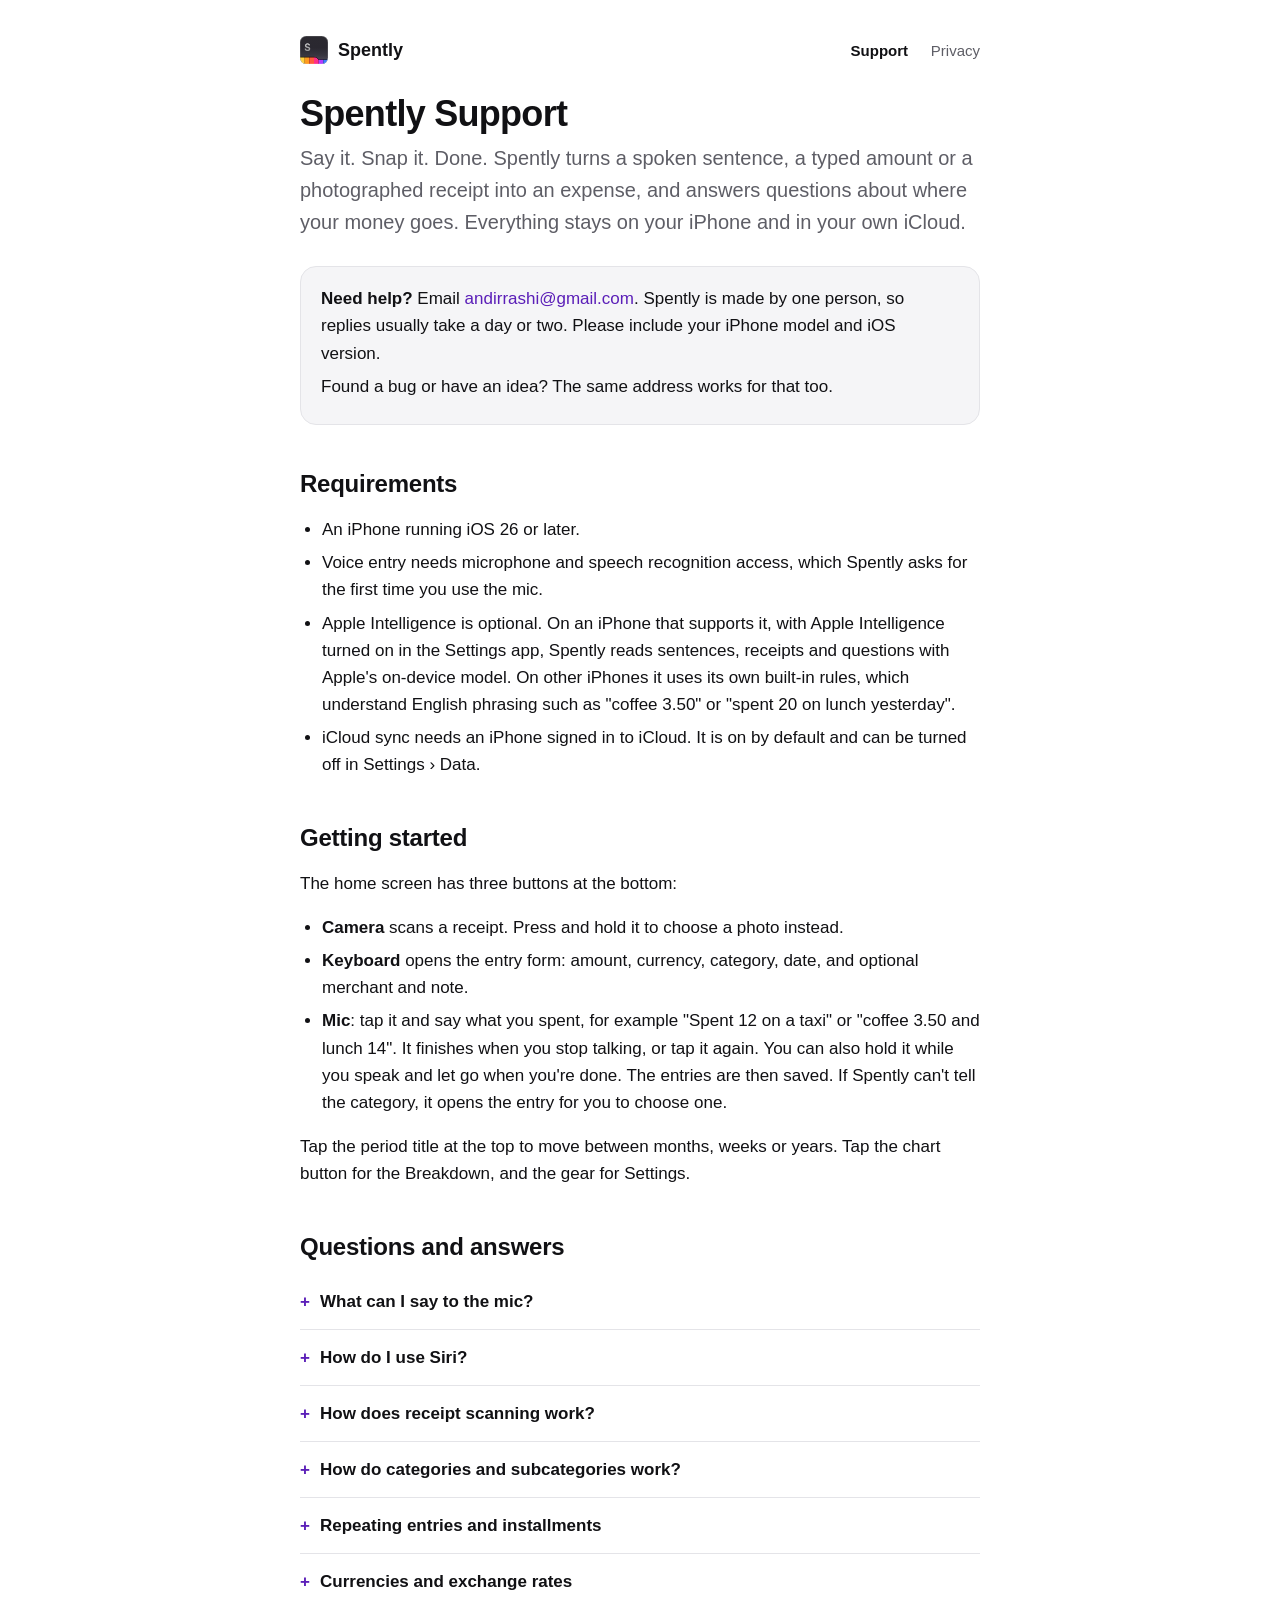
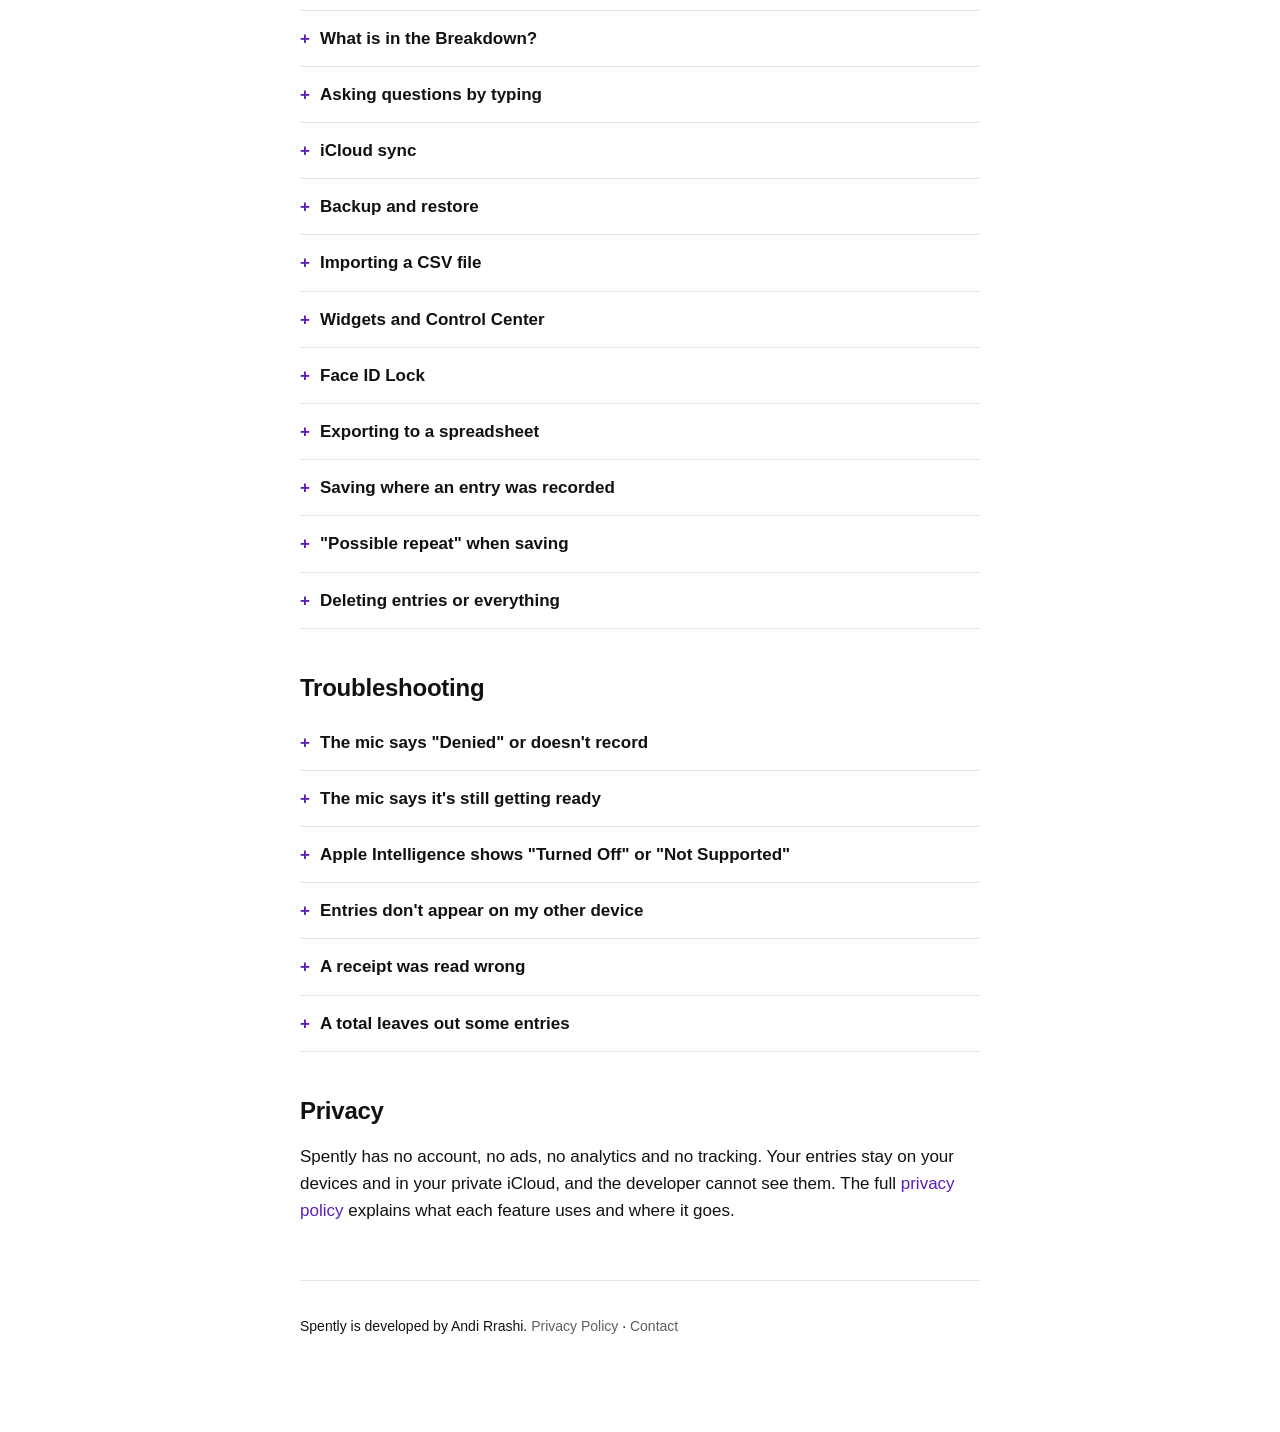
<file: index.html>
<!doctype html>
<html lang="en">
<head>
  <meta charset="utf-8">
  <meta name="viewport" content="width=device-width, initial-scale=1">
  <title>Spently Support</title>
  <meta name="description" content="Help, answers and contact details for Spently, the iPhone app that records expenses by voice, keyboard or receipt and keeps everything on your own devices.">
  <link rel="stylesheet" href="style.css?v=spently-logo-20261006">
</head>
<body>
<div class="wrap">

<header class="site">
  <a class="brand" href="./"><span class="mark" aria-hidden="true"></span>Spently</a>
  <nav>
    <a href="./" aria-current="page">Support</a>
    <a href="privacy.html">Privacy</a>
  </nav>
</header>

<h1>Spently Support</h1>
<p class="lede">Say it. Snap it. Done. Spently turns a spoken sentence, a typed amount or a photographed receipt into an expense, and answers questions about where your money goes. Everything stays on your iPhone and in your own iCloud.</p>

<div class="contact">
  <p><strong>Need help?</strong> Email <a href="mailto:andirrashi@gmail.com?subject=Spently%20support">andirrashi@gmail.com</a>. Spently is made by one person, so replies usually take a day or two. Please include your iPhone model and iOS version.</p>
  <p>Found a bug or have an idea? The same address works for that too.</p>
</div>

<h2 id="requirements">Requirements</h2>
<ul>
  <li>An iPhone running iOS 26 or later.</li>
  <li>Voice entry needs microphone and speech recognition access, which Spently asks for the first time you use the mic.</li>
  <li>Apple Intelligence is optional. On an iPhone that supports it, with Apple Intelligence turned on in the Settings app, Spently reads sentences, receipts and questions with Apple's on-device model. On other iPhones it uses its own built-in rules, which understand English phrasing such as "coffee 3.50" or "spent 20 on lunch yesterday".</li>
  <li>iCloud sync needs an iPhone signed in to iCloud. It is on by default and can be turned off in Settings › Data.</li>
</ul>

<h2 id="getting-started">Getting started</h2>
<p>The home screen has three buttons at the bottom:</p>
<ul>
  <li><strong>Camera</strong> scans a receipt. Press and hold it to choose a photo instead.</li>
  <li><strong>Keyboard</strong> opens the entry form: amount, currency, category, date, and optional merchant and note.</li>
  <li><strong>Mic</strong>: tap it and say what you spent, for example "Spent 12 on a taxi" or "coffee 3.50 and lunch 14". It finishes when you stop talking, or tap it again. You can also hold it while you speak and let go when you're done. The entries are then saved. If Spently can't tell the category, it opens the entry for you to choose one.</li>
</ul>
<p>Tap the period title at the top to move between months, weeks or years. Tap the chart button for the Breakdown, and the gear for Settings.</p>

<h2 id="faq">Questions and answers</h2>

<details>
  <summary>What can I say to the mic?</summary>
  <p>Any sentence with an amount in it. Spently looks for the amount, a currency if you name one, a category or subcategory name, a merchant after "at", "from" or "to", and a day such as "yesterday". Several entries in one sentence work: "coffee 3.50 and a taxi 12". You can also say a count and a price: "2 beers at 4 each".</p>
  <p>Say "income" or "salary" for money coming in, for example "salary 2,400 from Acme".</p>
  <p>Questions work from the same mic: "How much did I spend on food this month?", "What was my biggest expense last week?", "How much do I spend on coffee a month?"</p>
</details>

<details>
  <summary>How do I use Siri?</summary>
  <p>Spently works with Siri without any setup. Try:</p>
  <ul>
    <li>"Add to Spently" or "Add an expense in Spently", then say the entry.</li>
    <li>"Log a purchase in Spently"</li>
    <li>"Ask Spently how much I spent on food this month"</li>
    <li>"Check my spending in Spently"</li>
  </ul>
  <p>Complete entries are saved straight away and Siri reads them back. Anything Siri couldn't place in a category waits in Spently for you to finish. The same actions are available in the Shortcuts app and can be assigned to the Action button.</p>
</details>

<details>
  <summary>How does receipt scanning work?</summary>
  <p>Tap the camera button and photograph the receipt, or press and hold the button to pick an existing photo. Spently reads the merchant, total, date and the items on the receipt, picks a category, and opens the entry for you to check before saving. Nothing is saved without you seeing it.</p>
  <p>If items on one receipt belong to different categories (groceries and drinks, say), Spently offers to split it into one entry per category.</p>
  <p>The receipt image itself is not kept. Reading happens on your iPhone.</p>
</details>

<details>
  <summary>How do categories and subcategories work?</summary>
  <p>Spently starts with a set of expense and income categories such as Food, Transport and Salary, some with subcategories (Food › Lunch, Transport › Taxi). Manage them in Settings › Categories: rename, change the emoji, reorder, add subcategories, or delete. Deleting a category asks where its entries and repeating entries should move; nothing is deleted with it.</p>
  <p>Over time Spently learns from your own entries: a merchant you've used before fills in its category, and a word you've used before ("smokes") finds the category you gave it last time.</p>
</details>

<details>
  <summary>Repeating entries and installments</summary>
  <p>When adding an entry, tap "Repeat or Split Into Installments". A repeat (weekly, monthly or yearly) creates a new entry automatically each time it's due, on the same day of the month where possible. Installments split one purchase into monthly payments, labeled 1/12 to 12/12. A yearly subscription can be both: it renews each year and is paid in monthly installments.</p>
  <p>Manage them in Settings › Repeating Entries and Settings › Installments, where you can pause, edit, end or cancel remaining payments. Future payments show on the home screen as upcoming; turn "Show Upcoming" off in Settings if you'd rather see only what's been paid.</p>
</details>

<details>
  <summary>Currencies and exchange rates</summary>
  <p>Spently picks your home currency from your iPhone's region the first time it runs. Every entry keeps the currency it was recorded in; totals are shown in whichever currency you pick with the pill under the total on the home screen.</p>
  <p>Add or remove currencies, change the home currency and check exchange rates in Settings › Currencies. Rates are refreshed once a day from a public source, or you can type your own. A currency without a rate is left out of totals until it has one, and the home screen says so.</p>
  <p>If you've allowed location, Spently notices when you're in a country with a different currency and offers to record new entries in it until you're home.</p>
</details>

<details>
  <summary>What is in the Breakdown?</summary>
  <p>Spending over time with a tappable bar chart, highlights (daily average, projection, comparison with the previous period, biggest day), where it went by category, what changed most, fixed versus flexible costs, weekday and time-of-day habits, the largest expenses, income next to expenses, and written insights. Pick any timeframe, including custom dates, and hide the sections you don't need with Customize.</p>
</details>

<details>
  <summary>Asking questions by typing</summary>
  <p>Open search on the home screen and type a question instead of a search term, for example "how much on groceries last month?". Tap Search on the keyboard and the answer appears above the entries it's based on.</p>
</details>

<details>
  <summary>iCloud sync</summary>
  <p>With iCloud Sync on (Settings › Data), entries, categories and repeating entries are kept in your private iCloud and appear on every device signed in with the same Apple Account. They also come back when you set up a new iPhone. Sync usually takes a few seconds; after a fresh install give it a minute.</p>
  <p>Turning sync off keeps everything on the iPhone and stops syncing from the next launch. Data already in iCloud stays there until you remove it in the Settings app under your name › iCloud.</p>
</details>

<details>
  <summary>Backup and restore</summary>
  <p>Settings › Backup &amp; Data › Back Up… writes one file with every entry, category and repeating entry, and your currencies. Restoring it on a new iPhone brings the currencies too. Save it to Files, iCloud Drive or anywhere you like. Restore From Backup… reads it back; restoring only adds what isn't already there and never removes or changes existing entries, so it's safe to run more than once.</p>
  <p>Backups include saved locations, so share them only where you'd share your entries.</p>
</details>

<details>
  <summary>Importing a CSV file</summary>
  <p>Settings › Backup &amp; Data › Import CSV File… reads a spreadsheet export with one entry per row and these columns:</p>
<pre><code>date,kind,category,subcategory,note,amount,currency
2026-03-01T15:28:12,expense,Coffee,,,1.60,EUR
2026-03-01T15:30:01,expense,Food,Lunch,Team lunch,30,EUR
2026-03-01T09:00:00,income,Salary,,,2400,EUR</code></pre>
  <p><code>date</code> is ISO 8601 in local time, <code>kind</code> is <code>expense</code> or <code>income</code>, and <code>subcategory</code> and <code>note</code> may be empty. Categories that don't exist yet are created. Rows already imported are skipped.</p>
</details>

<details>
  <summary>Widgets and Control Center</summary>
  <p>Touch and hold the Home Screen, tap Edit, then Add Widget and choose Spently. Spending shows your total, money in and out, your trend or top categories for the period you pick. There are also Quick Add, Recent, Upcoming and Category widgets, several of them for the Lock Screen too.</p>
  <p>In Control Center, add Add to Spently and choose whether it opens Spently to speak, type, scan a receipt or add income. It works on the Action button as well.</p>
</details>

<details>
  <summary>Face ID Lock</summary>
  <p>Turn it on in Settings › Privacy &amp; Security. Spently then asks for Face ID, Touch ID or your passcode when it opens and when you come back to it, at once or after the delay you choose under Require Face ID. While it's on, widgets show only that Spently is locked, and the Category widget can't list your categories to choose from.</p>
</details>

<details>
  <summary>Exporting to a spreadsheet</summary>
  <p>Settings › Backup &amp; Data › Export CSV File… saves every entry as a CSV file that Numbers, Excel or Google Sheets can open. Import CSV File… reads one back, skipping entries that are already there.</p>
</details>

<details>
  <summary>Saving where an entry was recorded</summary>
  <p>Save Location starts off. Allowing location access when you tap Finish on the last setup page enables it if you have not already chosen a setting. You can change it later in Settings › Entries. With it on, each entry you add remembers where you were and shows it on a small map when you open the entry. The location is only read at the moment you save; Spently never tracks you in the background. Turn it off any time.</p>
</details>

<details>
  <summary>"Possible repeat" when saving</summary>
  <p>Spently warns when a new entry looks like one you added moments ago or the same merchant and amount today, to catch a double tap or a receipt scanned twice. Tap Add Anyway if it's genuinely a second purchase. After two Add Anyways for the same category and amount in a day, it stops asking about that pair until tomorrow.</p>
</details>

<details>
  <summary>Deleting entries or everything</summary>
  <p>Swipe left on an entry to delete it, or open it and tap Delete Entry. An installment entry can delete just that payment or the whole plan. Settings › Backup &amp; Data › Erase All Entries deletes every entry and repeating entry, on this iPhone and, with iCloud Sync on, on your other devices. Categories stay.</p>
</details>

<h2 id="troubleshooting">Troubleshooting</h2>

<details>
  <summary>The mic says "Denied" or doesn't record</summary>
  <p>Open the Settings app › Apps › Spently and allow Microphone and Speech Recognition. Spently's own Settings › Voice &amp; Apple Intelligence shows the current state and has a shortcut there.</p>
</details>

<details>
  <summary>The mic says it's still getting ready</summary>
  <p>On first use iOS downloads the speech model for your language, which needs the internet once. Wait a moment and tap the mic again. After that voice works offline.</p>
</details>

<details>
  <summary>Apple Intelligence shows "Turned Off" or "Not Supported"</summary>
  <p>Apple Intelligence needs a supported iPhone, a supported language, and the switch turned on in the Settings app › Apple Intelligence &amp; Siri. Spently works without it; only the understanding of unusual phrasings and foreign-language sentences is better with it.</p>
</details>

<details>
  <summary>Entries don't appear on my other device</summary>
  <p>Check both devices are signed in to the same Apple Account, that iCloud Sync is on in Spently's Settings › Data on both, and that iCloud Drive is enabled in the Settings app under your name › iCloud. Open Spently on both devices and give it a minute. A device without a network connection syncs as soon as it's back online.</p>
</details>

<details>
  <summary>A receipt was read wrong</summary>
  <p>Every scanned receipt opens for checking before it's saved, so correct the amount, date or category there. Flat, well-lit receipts with the total visible read best. Receipts in languages other than English are read best with Apple Intelligence on.</p>
</details>

<details>
  <summary>A total leaves out some entries</summary>
  <p>Entries in a currency without an exchange rate can't be converted, and the home screen says which currency is missing. Open Settings › Currencies › Exchange Rates and tap Update Now, or type the rate yourself.</p>
</details>

<h2 id="privacy">Privacy</h2>
<p>Spently has no account, no ads, no analytics and no tracking. Your entries stay on your devices and in your private iCloud, and the developer cannot see them. The full <a href="privacy.html">privacy policy</a> explains what each feature uses and where it goes.</p>

<footer class="site">
  <p>Spently is developed by Andi Rrashi. <a href="privacy.html">Privacy Policy</a> · <a href="mailto:andirrashi@gmail.com">Contact</a></p>
</footer>

</div>
</body>
</html>
</file>
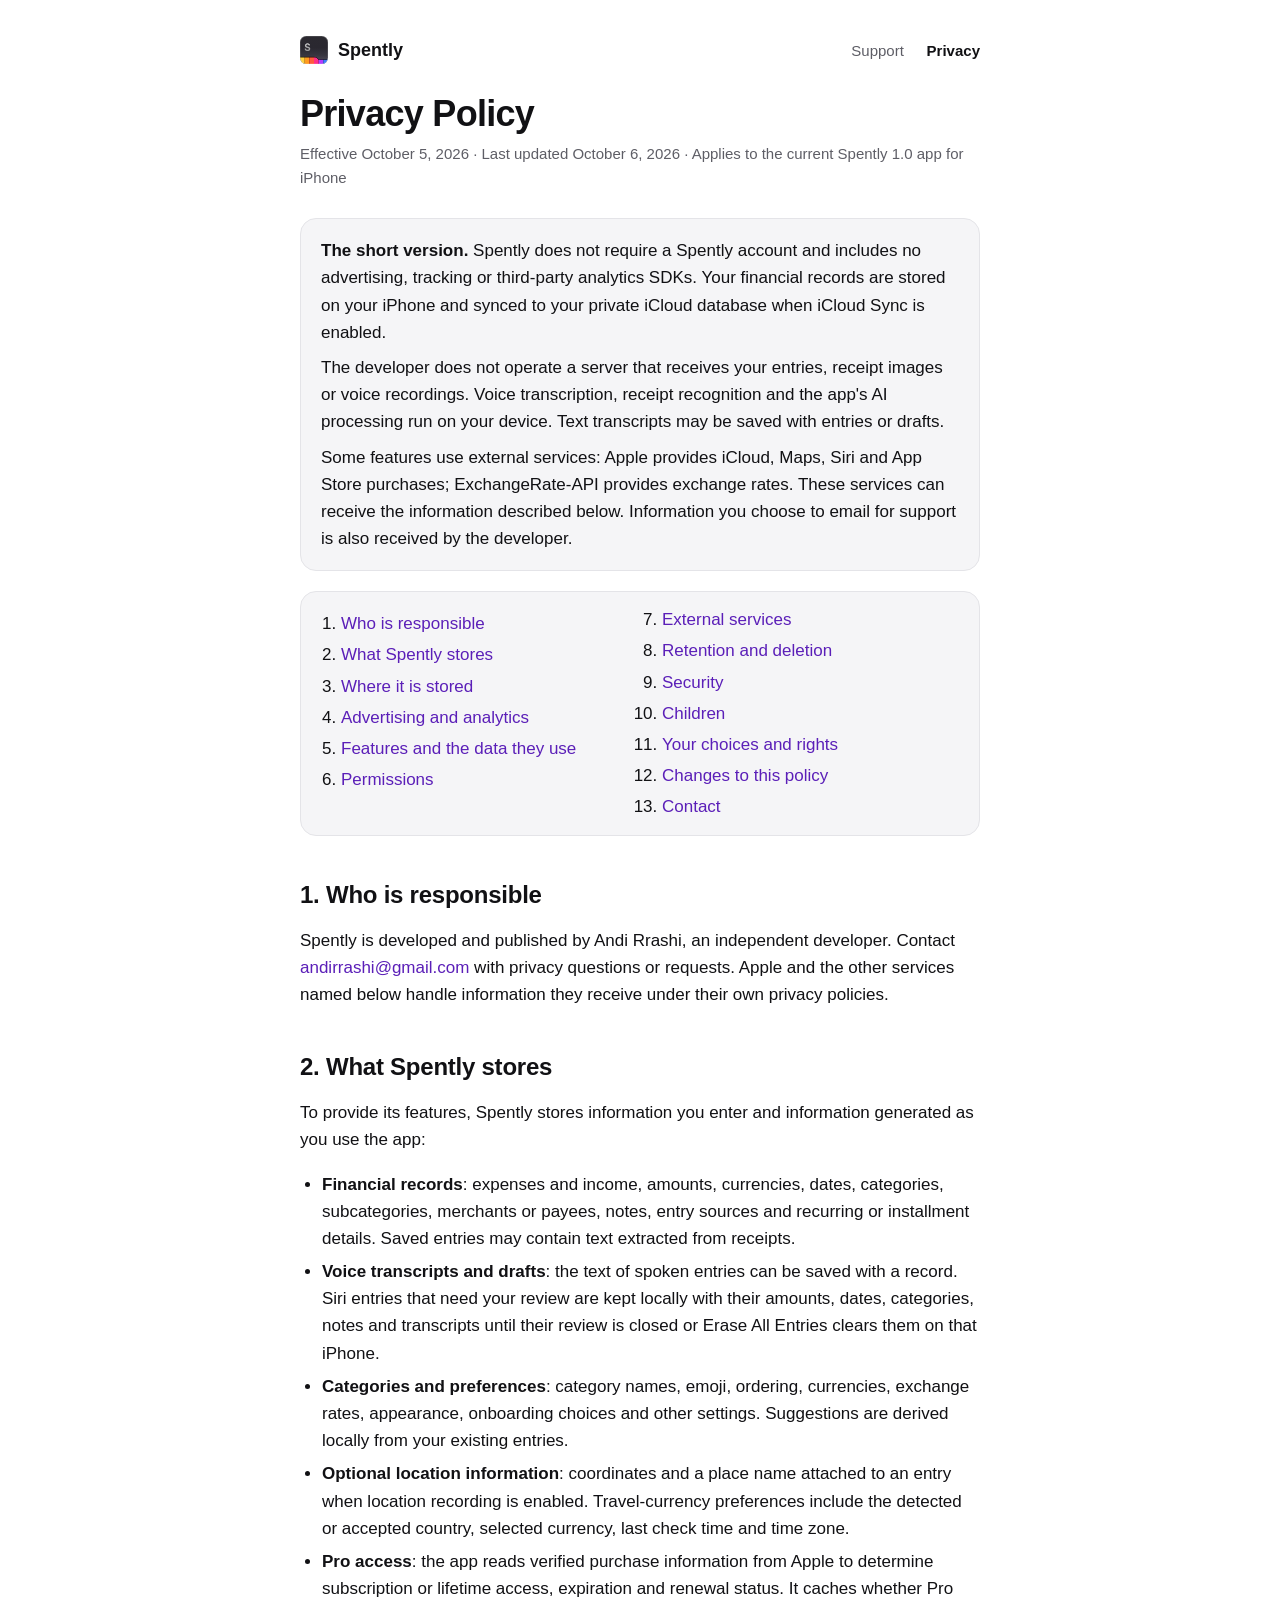
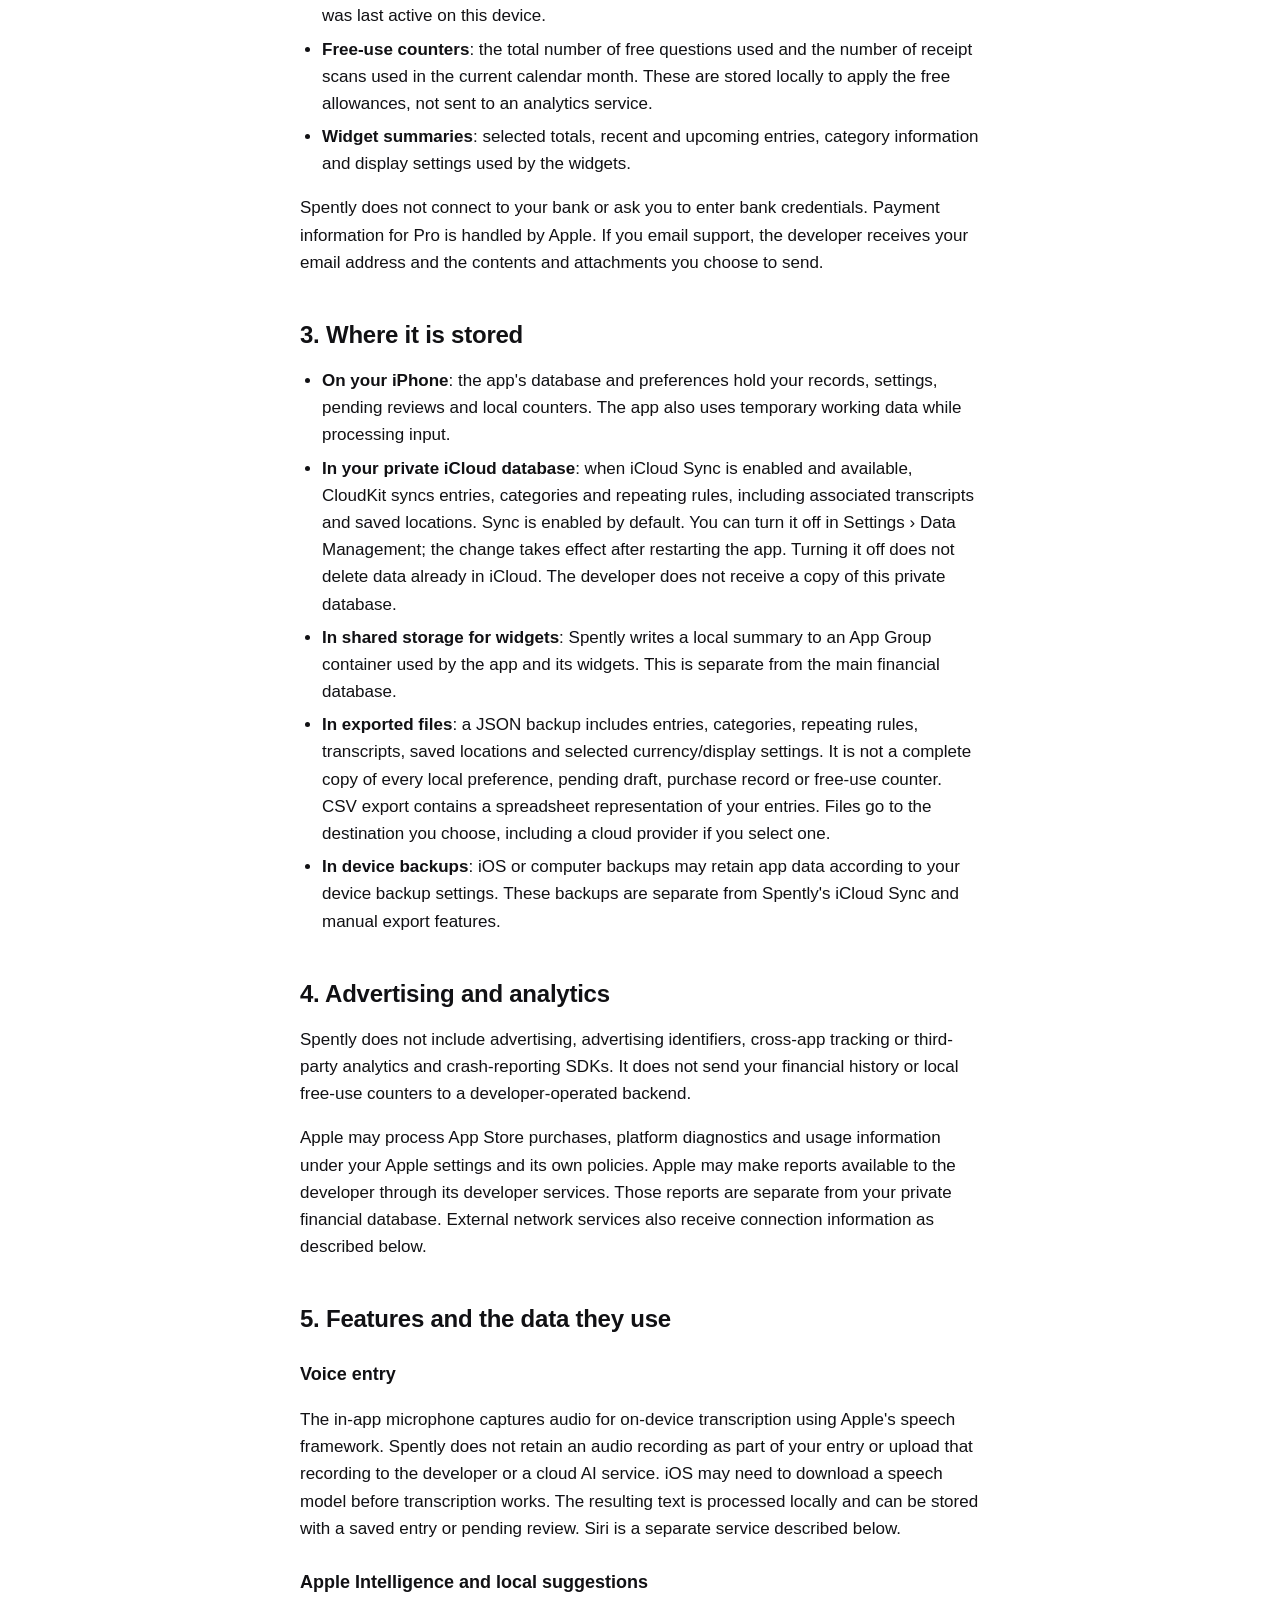
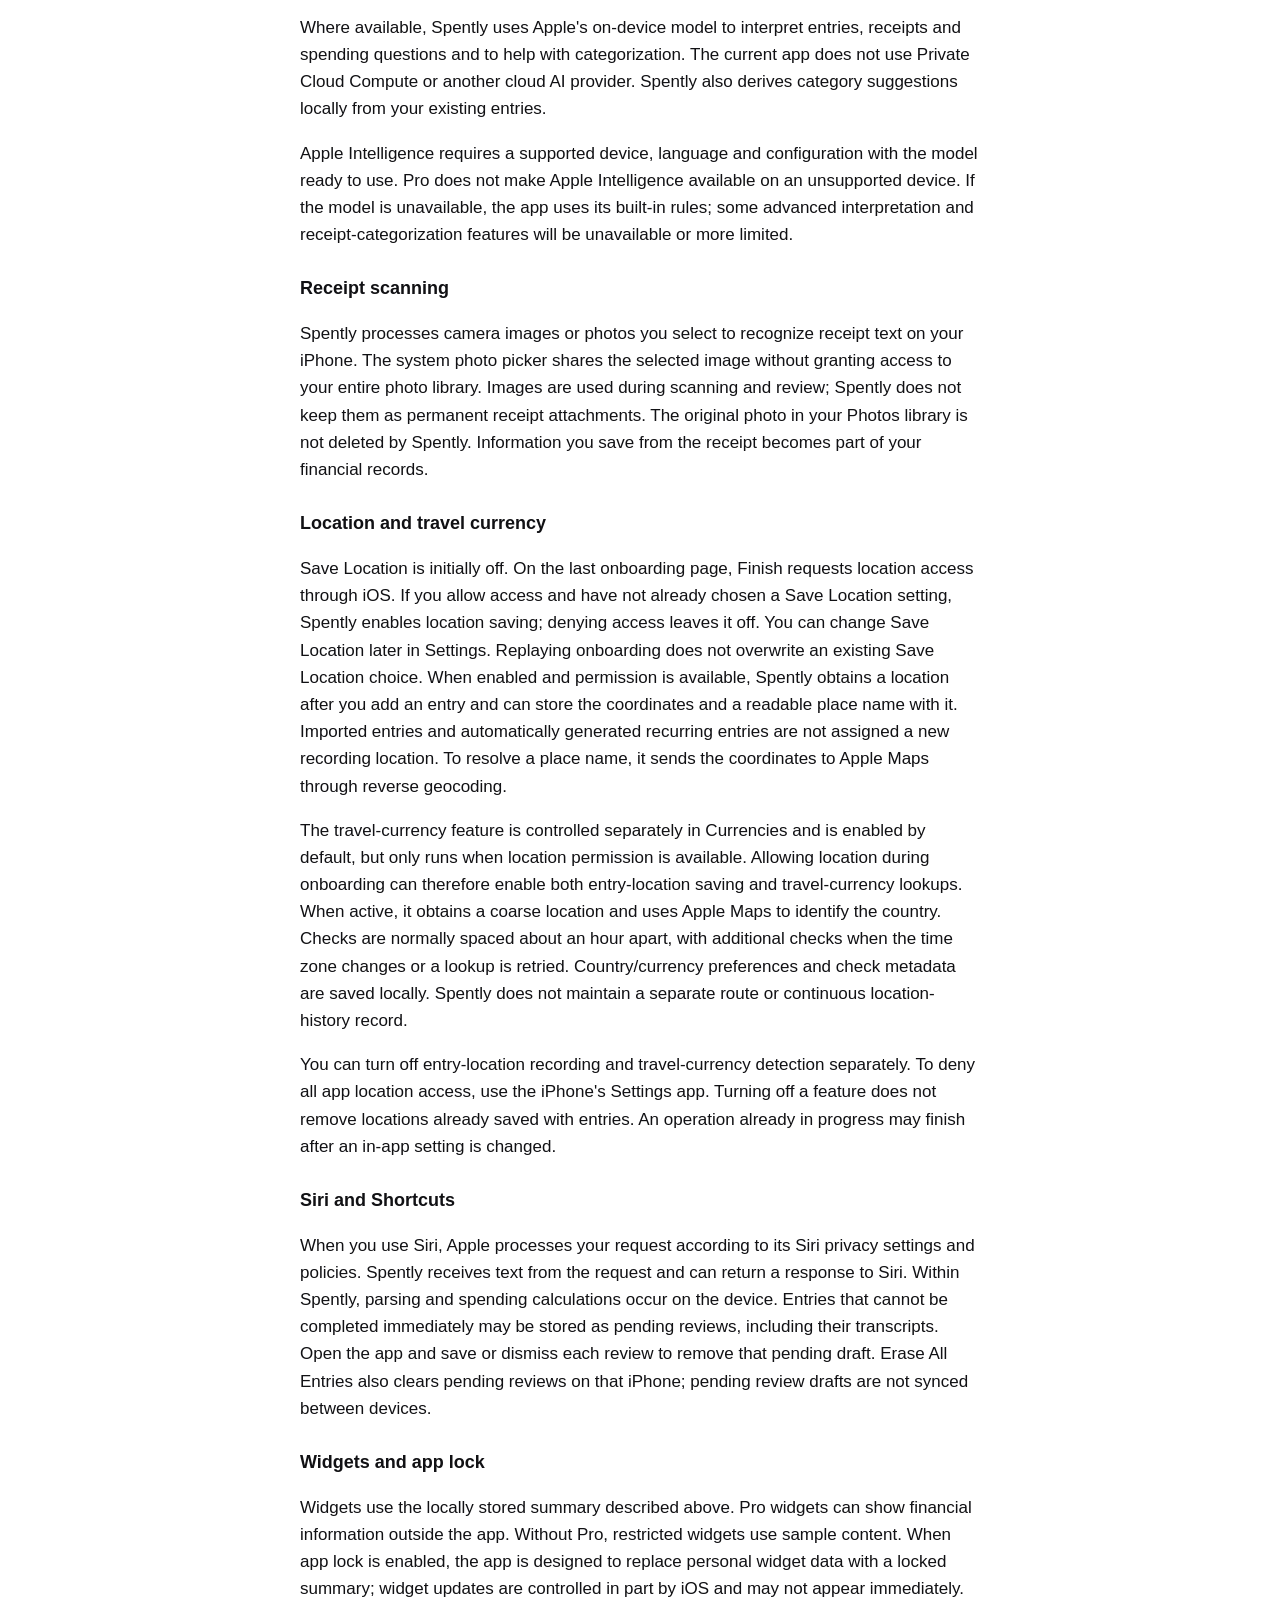
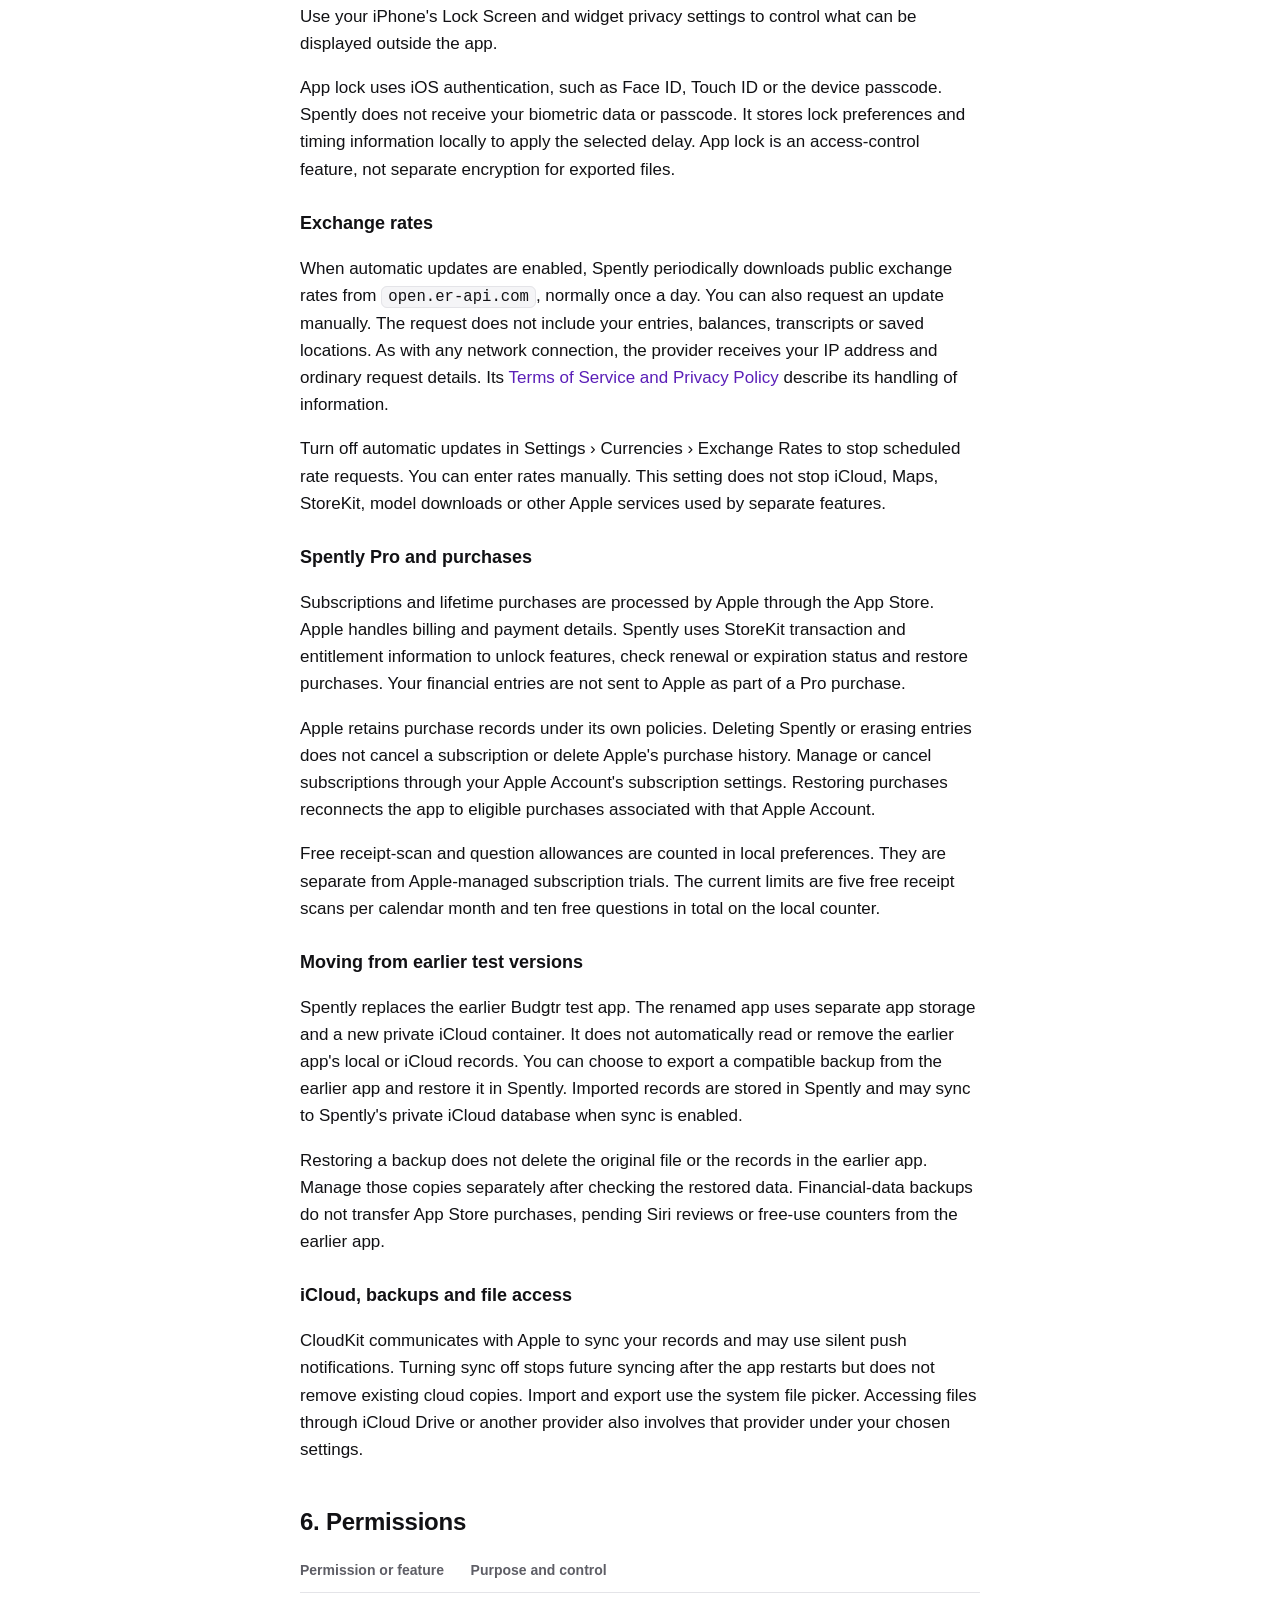
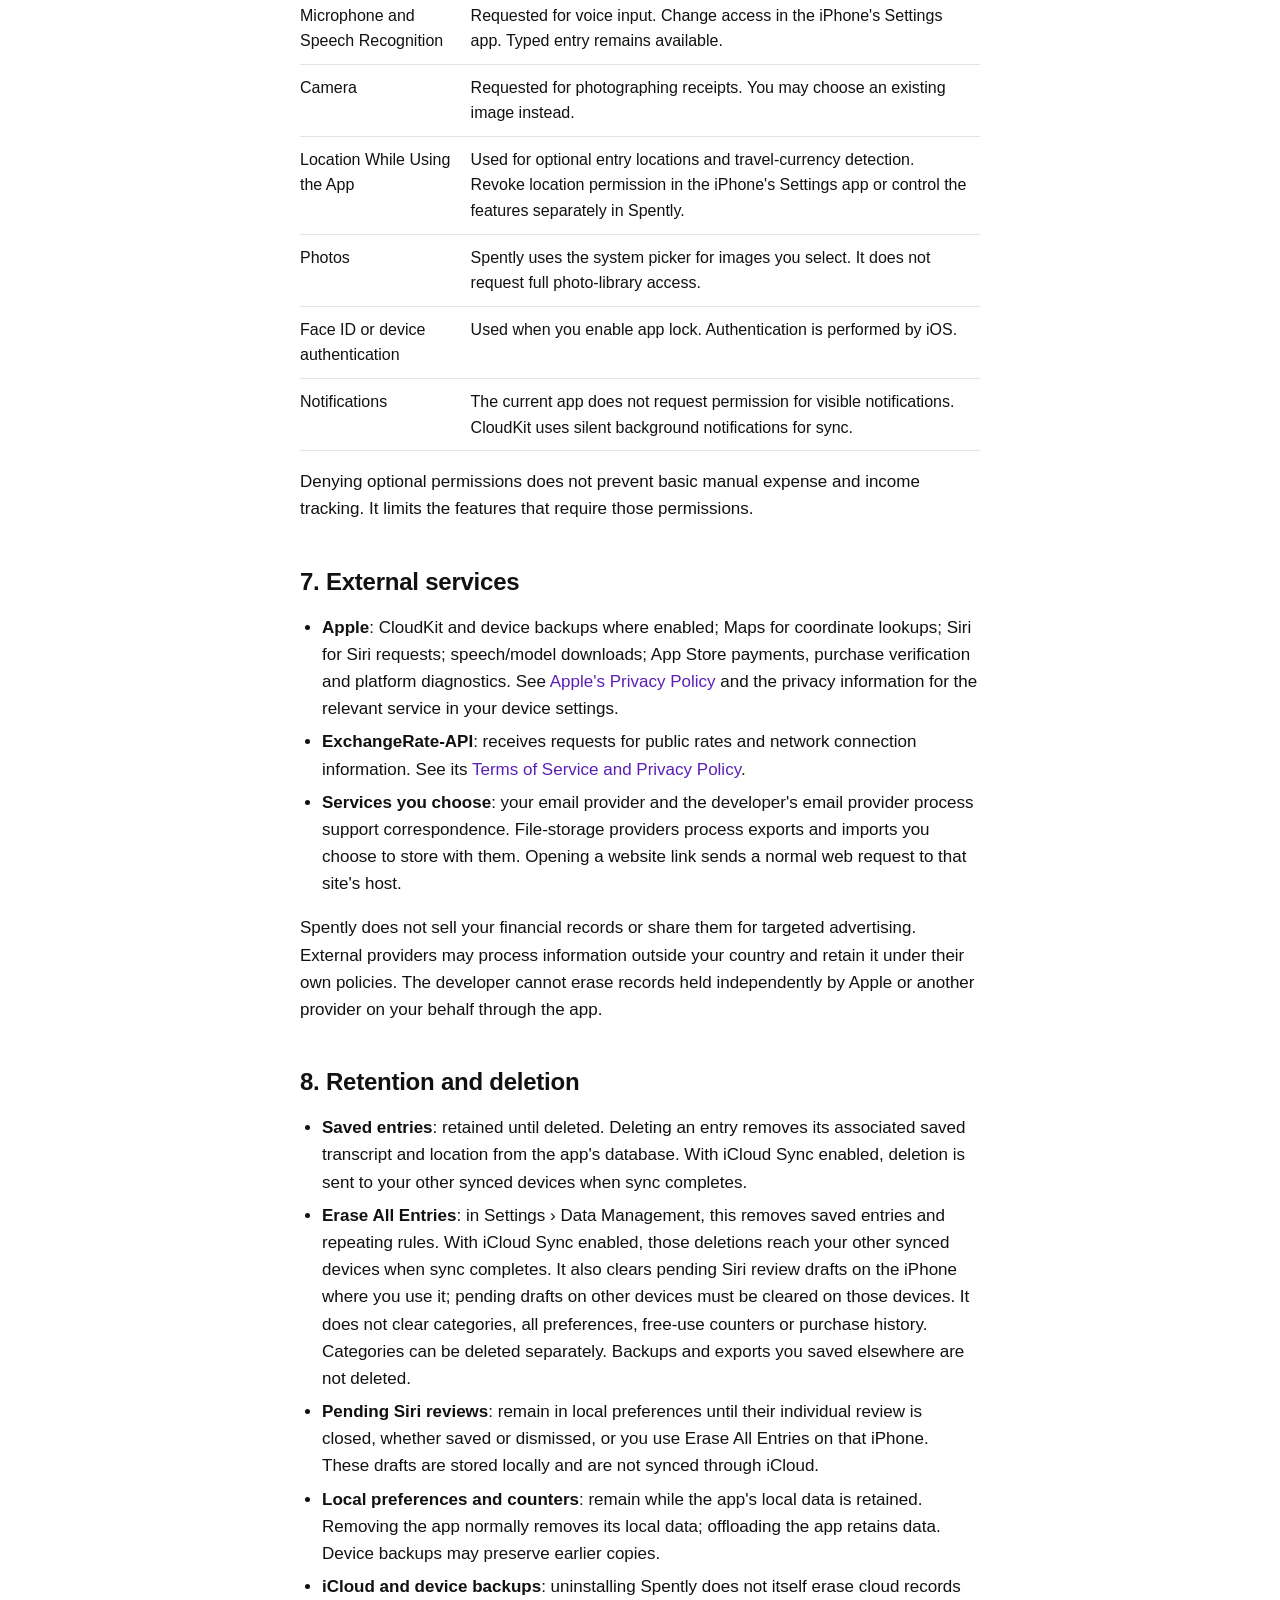
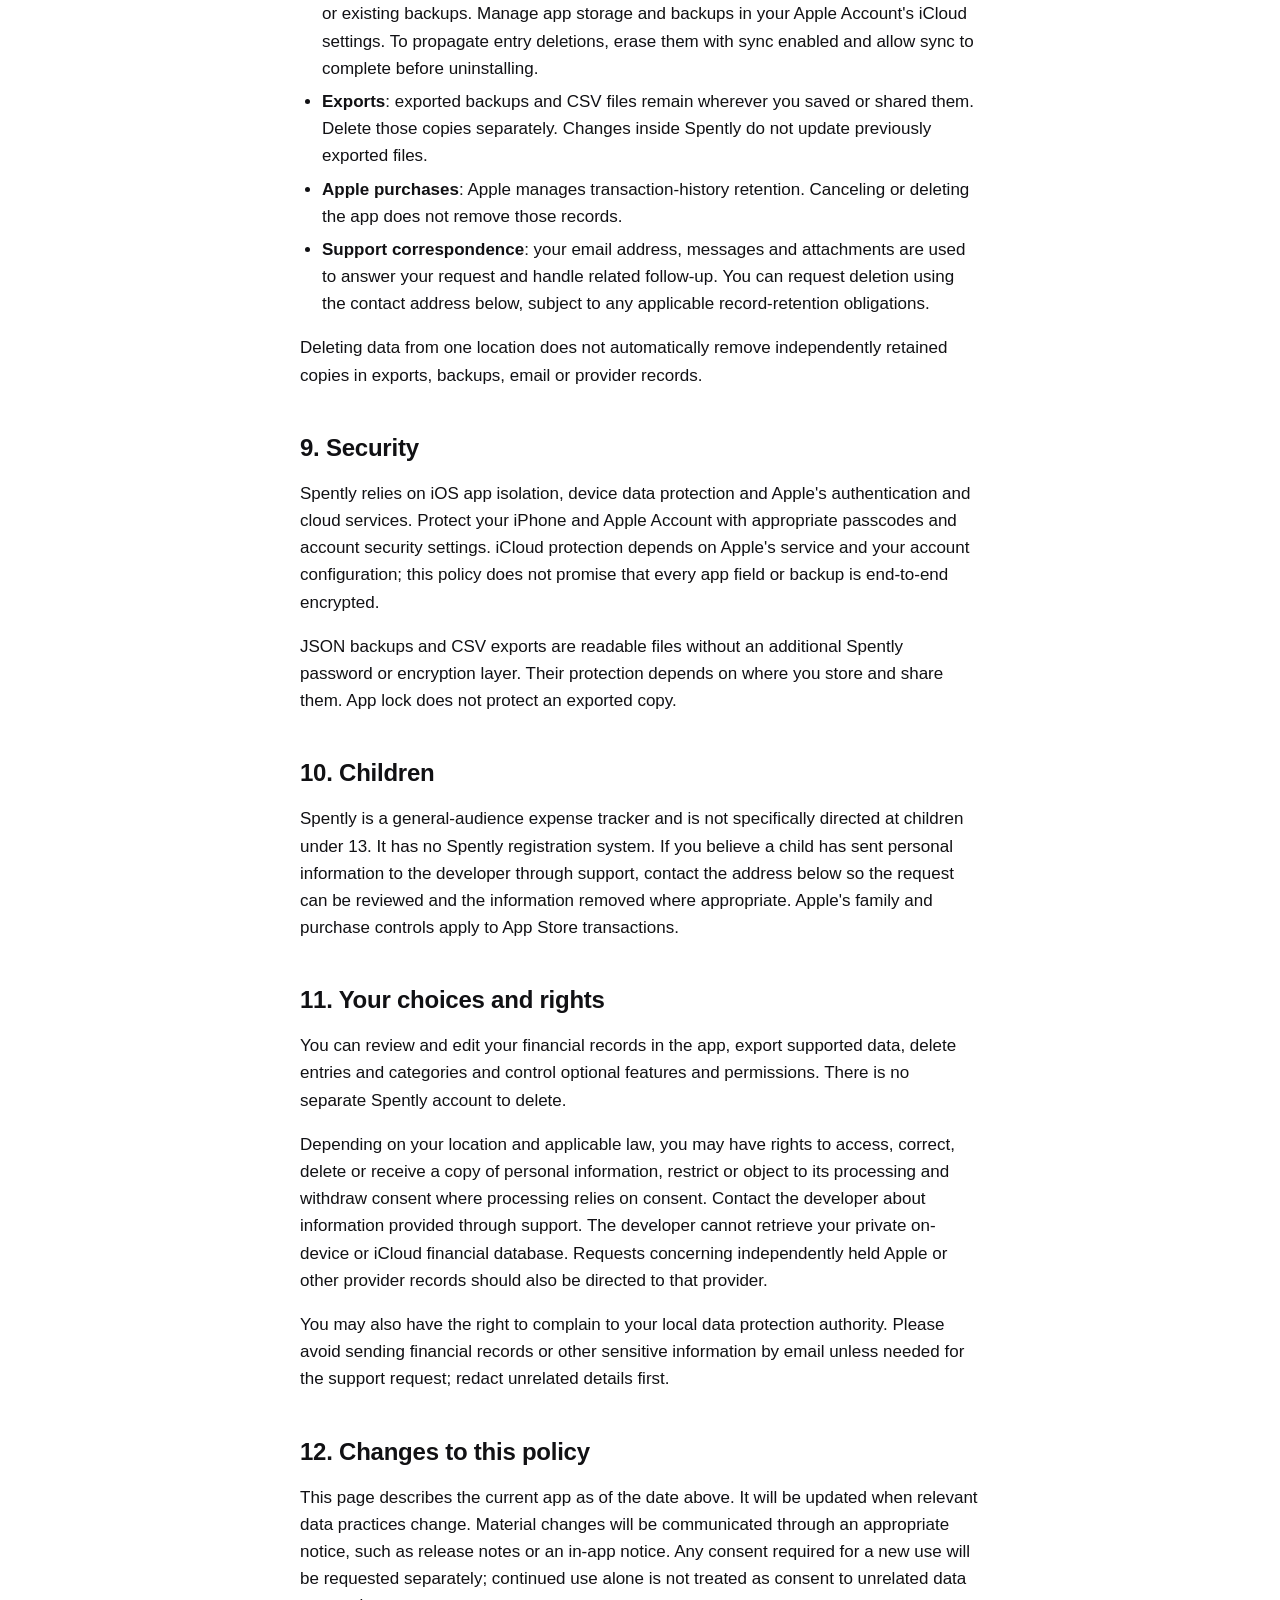
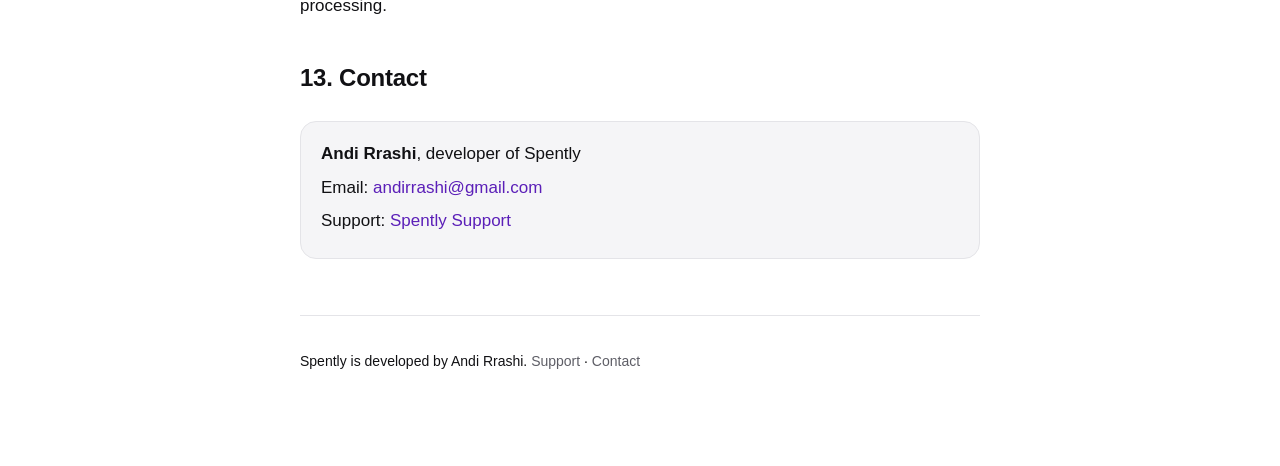
<file: privacy.html>
<!doctype html>
<html lang="en">
<head>
  <meta charset="utf-8">
  <meta name="viewport" content="width=device-width, initial-scale=1">
  <title>Spently Privacy Policy</title>
  <meta name="description" content="How Spently handles financial records, optional iCloud sync, on-device AI, location lookups, App Store purchases and your privacy choices.">
  <link rel="stylesheet" href="style.css?v=spently-logo-20261006">
</head>
<body>
<div class="wrap">

<header class="site">
  <a class="brand" href="./"><span class="mark" aria-hidden="true"></span>Spently</a>
  <nav>
    <a href="./">Support</a>
    <a href="privacy.html" aria-current="page">Privacy</a>
  </nav>
</header>

<h1>Privacy Policy</h1>
<p class="meta">Effective October 5, 2026 · Last updated October 6, 2026 · Applies to the current Spently 1.0 app for iPhone</p>

<div class="summary">
  <p><strong>The short version.</strong> Spently does not require a Spently account and includes no advertising, tracking or third-party analytics SDKs. Your financial records are stored on your iPhone and synced to your private iCloud database when iCloud Sync is enabled.</p>
  <p>The developer does not operate a server that receives your entries, receipt images or voice recordings. Voice transcription, receipt recognition and the app's AI processing run on your device. Text transcripts may be saved with entries or drafts.</p>
  <p>Some features use external services: Apple provides iCloud, Maps, Siri and App Store purchases; ExchangeRate-API provides exchange rates. These services can receive the information described below. Information you choose to email for support is also received by the developer.</p>
</div>

<div class="toc">
  <ol>
    <li><a href="#who">Who is responsible</a></li>
    <li><a href="#stored">What Spently stores</a></li>
    <li><a href="#where">Where it is stored</a></li>
    <li><a href="#not-collected">Advertising and analytics</a></li>
    <li><a href="#features">Features and the data they use</a></li>
    <li><a href="#permissions">Permissions</a></li>
    <li><a href="#third-parties">External services</a></li>
    <li><a href="#retention">Retention and deletion</a></li>
    <li><a href="#security">Security</a></li>
    <li><a href="#children">Children</a></li>
    <li><a href="#rights">Your choices and rights</a></li>
    <li><a href="#changes">Changes to this policy</a></li>
    <li><a href="#contact">Contact</a></li>
  </ol>
</div>

<h2 id="who">1. Who is responsible</h2>
<p>Spently is developed and published by Andi Rrashi, an independent developer. Contact <a href="mailto:andirrashi@gmail.com?subject=Spently%20privacy">andirrashi@gmail.com</a> with privacy questions or requests. Apple and the other services named below handle information they receive under their own privacy policies.</p>

<h2 id="stored">2. What Spently stores</h2>
<p>To provide its features, Spently stores information you enter and information generated as you use the app:</p>
<ul>
  <li><strong>Financial records</strong>: expenses and income, amounts, currencies, dates, categories, subcategories, merchants or payees, notes, entry sources and recurring or installment details. Saved entries may contain text extracted from receipts.</li>
  <li><strong>Voice transcripts and drafts</strong>: the text of spoken entries can be saved with a record. Siri entries that need your review are kept locally with their amounts, dates, categories, notes and transcripts until their review is closed or Erase All Entries clears them on that iPhone.</li>
  <li><strong>Categories and preferences</strong>: category names, emoji, ordering, currencies, exchange rates, appearance, onboarding choices and other settings. Suggestions are derived locally from your existing entries.</li>
  <li><strong>Optional location information</strong>: coordinates and a place name attached to an entry when location recording is enabled. Travel-currency preferences include the detected or accepted country, selected currency, last check time and time zone.</li>
  <li><strong>Pro access</strong>: the app reads verified purchase information from Apple to determine subscription or lifetime access, expiration and renewal status. It caches whether Pro was last active on this device.</li>
  <li><strong>Free-use counters</strong>: the total number of free questions used and the number of receipt scans used in the current calendar month. These are stored locally to apply the free allowances, not sent to an analytics service.</li>
  <li><strong>Widget summaries</strong>: selected totals, recent and upcoming entries, category information and display settings used by the widgets.</li>
</ul>
<p>Spently does not connect to your bank or ask you to enter bank credentials. Payment information for Pro is handled by Apple. If you email support, the developer receives your email address and the contents and attachments you choose to send.</p>

<h2 id="where">3. Where it is stored</h2>
<ul>
  <li><strong>On your iPhone</strong>: the app's database and preferences hold your records, settings, pending reviews and local counters. The app also uses temporary working data while processing input.</li>
  <li><strong>In your private iCloud database</strong>: when iCloud Sync is enabled and available, CloudKit syncs entries, categories and repeating rules, including associated transcripts and saved locations. Sync is enabled by default. You can turn it off in Settings › Data Management; the change takes effect after restarting the app. Turning it off does not delete data already in iCloud. The developer does not receive a copy of this private database.</li>
  <li><strong>In shared storage for widgets</strong>: Spently writes a local summary to an App Group container used by the app and its widgets. This is separate from the main financial database.</li>
  <li><strong>In exported files</strong>: a JSON backup includes entries, categories, repeating rules, transcripts, saved locations and selected currency/display settings. It is not a complete copy of every local preference, pending draft, purchase record or free-use counter. CSV export contains a spreadsheet representation of your entries. Files go to the destination you choose, including a cloud provider if you select one.</li>
  <li><strong>In device backups</strong>: iOS or computer backups may retain app data according to your device backup settings. These backups are separate from Spently's iCloud Sync and manual export features.</li>
</ul>

<h2 id="not-collected">4. Advertising and analytics</h2>
<p>Spently does not include advertising, advertising identifiers, cross-app tracking or third-party analytics and crash-reporting SDKs. It does not send your financial history or local free-use counters to a developer-operated backend.</p>
<p>Apple may process App Store purchases, platform diagnostics and usage information under your Apple settings and its own policies. Apple may make reports available to the developer through its developer services. Those reports are separate from your private financial database. External network services also receive connection information as described below.</p>

<h2 id="features">5. Features and the data they use</h2>

<h3>Voice entry</h3>
<p>The in-app microphone captures audio for on-device transcription using Apple's speech framework. Spently does not retain an audio recording as part of your entry or upload that recording to the developer or a cloud AI service. iOS may need to download a speech model before transcription works. The resulting text is processed locally and can be stored with a saved entry or pending review. Siri is a separate service described below.</p>

<h3>Apple Intelligence and local suggestions</h3>
<p>Where available, Spently uses Apple's on-device model to interpret entries, receipts and spending questions and to help with categorization. The current app does not use Private Cloud Compute or another cloud AI provider. Spently also derives category suggestions locally from your existing entries.</p>
<p>Apple Intelligence requires a supported device, language and configuration with the model ready to use. Pro does not make Apple Intelligence available on an unsupported device. If the model is unavailable, the app uses its built-in rules; some advanced interpretation and receipt-categorization features will be unavailable or more limited.</p>

<h3>Receipt scanning</h3>
<p>Spently processes camera images or photos you select to recognize receipt text on your iPhone. The system photo picker shares the selected image without granting access to your entire photo library. Images are used during scanning and review; Spently does not keep them as permanent receipt attachments. The original photo in your Photos library is not deleted by Spently. Information you save from the receipt becomes part of your financial records.</p>

<h3>Location and travel currency</h3>
<p>Save Location is initially off. On the last onboarding page, Finish requests location access through iOS. If you allow access and have not already chosen a Save Location setting, Spently enables location saving; denying access leaves it off. You can change Save Location later in Settings. Replaying onboarding does not overwrite an existing Save Location choice. When enabled and permission is available, Spently obtains a location after you add an entry and can store the coordinates and a readable place name with it. Imported entries and automatically generated recurring entries are not assigned a new recording location. To resolve a place name, it sends the coordinates to Apple Maps through reverse geocoding.</p>
<p>The travel-currency feature is controlled separately in Currencies and is enabled by default, but only runs when location permission is available. Allowing location during onboarding can therefore enable both entry-location saving and travel-currency lookups. When active, it obtains a coarse location and uses Apple Maps to identify the country. Checks are normally spaced about an hour apart, with additional checks when the time zone changes or a lookup is retried. Country/currency preferences and check metadata are saved locally. Spently does not maintain a separate route or continuous location-history record.</p>
<p>You can turn off entry-location recording and travel-currency detection separately. To deny all app location access, use the iPhone's Settings app. Turning off a feature does not remove locations already saved with entries. An operation already in progress may finish after an in-app setting is changed.</p>

<h3>Siri and Shortcuts</h3>
<p>When you use Siri, Apple processes your request according to its Siri privacy settings and policies. Spently receives text from the request and can return a response to Siri. Within Spently, parsing and spending calculations occur on the device. Entries that cannot be completed immediately may be stored as pending reviews, including their transcripts. Open the app and save or dismiss each review to remove that pending draft. Erase All Entries also clears pending reviews on that iPhone; pending review drafts are not synced between devices.</p>

<h3>Widgets and app lock</h3>
<p>Widgets use the locally stored summary described above. Pro widgets can show financial information outside the app. Without Pro, restricted widgets use sample content. When app lock is enabled, the app is designed to replace personal widget data with a locked summary; widget updates are controlled in part by iOS and may not appear immediately. Use your iPhone's Lock Screen and widget privacy settings to control what can be displayed outside the app.</p>
<p>App lock uses iOS authentication, such as Face ID, Touch ID or the device passcode. Spently does not receive your biometric data or passcode. It stores lock preferences and timing information locally to apply the selected delay. App lock is an access-control feature, not separate encryption for exported files.</p>

<h3>Exchange rates</h3>
<p>When automatic updates are enabled, Spently periodically downloads public exchange rates from <code>open.er-api.com</code>, normally once a day. You can also request an update manually. The request does not include your entries, balances, transcripts or saved locations. As with any network connection, the provider receives your IP address and ordinary request details. Its <a href="https://www.exchangerate-api.com/terms">Terms of Service and Privacy Policy</a> describe its handling of information.</p>
<p>Turn off automatic updates in Settings › Currencies › Exchange Rates to stop scheduled rate requests. You can enter rates manually. This setting does not stop iCloud, Maps, StoreKit, model downloads or other Apple services used by separate features.</p>

<h3>Spently Pro and purchases</h3>
<p>Subscriptions and lifetime purchases are processed by Apple through the App Store. Apple handles billing and payment details. Spently uses StoreKit transaction and entitlement information to unlock features, check renewal or expiration status and restore purchases. Your financial entries are not sent to Apple as part of a Pro purchase.</p>
<p>Apple retains purchase records under its own policies. Deleting Spently or erasing entries does not cancel a subscription or delete Apple's purchase history. Manage or cancel subscriptions through your Apple Account's subscription settings. Restoring purchases reconnects the app to eligible purchases associated with that Apple Account.</p>
<p>Free receipt-scan and question allowances are counted in local preferences. They are separate from Apple-managed subscription trials. The current limits are five free receipt scans per calendar month and ten free questions in total on the local counter.</p>

<h3>Moving from earlier test versions</h3>
<p>Spently replaces the earlier Budgtr test app. The renamed app uses separate app storage and a new private iCloud container. It does not automatically read or remove the earlier app's local or iCloud records. You can choose to export a compatible backup from the earlier app and restore it in Spently. Imported records are stored in Spently and may sync to Spently's private iCloud database when sync is enabled.</p>
<p>Restoring a backup does not delete the original file or the records in the earlier app. Manage those copies separately after checking the restored data. Financial-data backups do not transfer App Store purchases, pending Siri reviews or free-use counters from the earlier app.</p>

<h3>iCloud, backups and file access</h3>
<p>CloudKit communicates with Apple to sync your records and may use silent push notifications. Turning sync off stops future syncing after the app restarts but does not remove existing cloud copies. Import and export use the system file picker. Accessing files through iCloud Drive or another provider also involves that provider under your chosen settings.</p>

<h2 id="permissions">6. Permissions</h2>
<table>
  <thead><tr><th scope="col">Permission or feature</th><th scope="col">Purpose and control</th></tr></thead>
  <tbody>
    <tr><td>Microphone and Speech Recognition</td><td>Requested for voice input. Change access in the iPhone's Settings app. Typed entry remains available.</td></tr>
    <tr><td>Camera</td><td>Requested for photographing receipts. You may choose an existing image instead.</td></tr>
    <tr><td>Location While Using the App</td><td>Used for optional entry locations and travel-currency detection. Revoke location permission in the iPhone's Settings app or control the features separately in Spently.</td></tr>
    <tr><td>Photos</td><td>Spently uses the system picker for images you select. It does not request full photo-library access.</td></tr>
    <tr><td>Face ID or device authentication</td><td>Used when you enable app lock. Authentication is performed by iOS.</td></tr>
    <tr><td>Notifications</td><td>The current app does not request permission for visible notifications. CloudKit uses silent background notifications for sync.</td></tr>
  </tbody>
</table>
<p>Denying optional permissions does not prevent basic manual expense and income tracking. It limits the features that require those permissions.</p>

<h2 id="third-parties">7. External services</h2>
<ul>
  <li><strong>Apple</strong>: CloudKit and device backups where enabled; Maps for coordinate lookups; Siri for Siri requests; speech/model downloads; App Store payments, purchase verification and platform diagnostics. See <a href="https://www.apple.com/legal/privacy/">Apple's Privacy Policy</a> and the privacy information for the relevant service in your device settings.</li>
  <li><strong>ExchangeRate-API</strong>: receives requests for public rates and network connection information. See its <a href="https://www.exchangerate-api.com/terms">Terms of Service and Privacy Policy</a>.</li>
  <li><strong>Services you choose</strong>: your email provider and the developer's email provider process support correspondence. File-storage providers process exports and imports you choose to store with them. Opening a website link sends a normal web request to that site's host.</li>
</ul>
<p>Spently does not sell your financial records or share them for targeted advertising. External providers may process information outside your country and retain it under their own policies. The developer cannot erase records held independently by Apple or another provider on your behalf through the app.</p>

<h2 id="retention">8. Retention and deletion</h2>
<ul>
  <li><strong>Saved entries</strong>: retained until deleted. Deleting an entry removes its associated saved transcript and location from the app's database. With iCloud Sync enabled, deletion is sent to your other synced devices when sync completes.</li>
  <li><strong>Erase All Entries</strong>: in Settings › Data Management, this removes saved entries and repeating rules. With iCloud Sync enabled, those deletions reach your other synced devices when sync completes. It also clears pending Siri review drafts on the iPhone where you use it; pending drafts on other devices must be cleared on those devices. It does not clear categories, all preferences, free-use counters or purchase history. Categories can be deleted separately. Backups and exports you saved elsewhere are not deleted.</li>
  <li><strong>Pending Siri reviews</strong>: remain in local preferences until their individual review is closed, whether saved or dismissed, or you use Erase All Entries on that iPhone. These drafts are stored locally and are not synced through iCloud.</li>
  <li><strong>Local preferences and counters</strong>: remain while the app's local data is retained. Removing the app normally removes its local data; offloading the app retains data. Device backups may preserve earlier copies.</li>
  <li><strong>iCloud and device backups</strong>: uninstalling Spently does not itself erase cloud records or existing backups. Manage app storage and backups in your Apple Account's iCloud settings. To propagate entry deletions, erase them with sync enabled and allow sync to complete before uninstalling.</li>
  <li><strong>Exports</strong>: exported backups and CSV files remain wherever you saved or shared them. Delete those copies separately. Changes inside Spently do not update previously exported files.</li>
  <li><strong>Apple purchases</strong>: Apple manages transaction-history retention. Canceling or deleting the app does not remove those records.</li>
  <li><strong>Support correspondence</strong>: your email address, messages and attachments are used to answer your request and handle related follow-up. You can request deletion using the contact address below, subject to any applicable record-retention obligations.</li>
</ul>
<p>Deleting data from one location does not automatically remove independently retained copies in exports, backups, email or provider records.</p>

<h2 id="security">9. Security</h2>
<p>Spently relies on iOS app isolation, device data protection and Apple's authentication and cloud services. Protect your iPhone and Apple Account with appropriate passcodes and account security settings. iCloud protection depends on Apple's service and your account configuration; this policy does not promise that every app field or backup is end-to-end encrypted.</p>
<p>JSON backups and CSV exports are readable files without an additional Spently password or encryption layer. Their protection depends on where you store and share them. App lock does not protect an exported copy.</p>

<h2 id="children">10. Children</h2>
<p>Spently is a general-audience expense tracker and is not specifically directed at children under 13. It has no Spently registration system. If you believe a child has sent personal information to the developer through support, contact the address below so the request can be reviewed and the information removed where appropriate. Apple's family and purchase controls apply to App Store transactions.</p>

<h2 id="rights">11. Your choices and rights</h2>
<p>You can review and edit your financial records in the app, export supported data, delete entries and categories and control optional features and permissions. There is no separate Spently account to delete.</p>
<p>Depending on your location and applicable law, you may have rights to access, correct, delete or receive a copy of personal information, restrict or object to its processing and withdraw consent where processing relies on consent. Contact the developer about information provided through support. The developer cannot retrieve your private on-device or iCloud financial database. Requests concerning independently held Apple or other provider records should also be directed to that provider.</p>
<p>You may also have the right to complain to your local data protection authority. Please avoid sending financial records or other sensitive information by email unless needed for the support request; redact unrelated details first.</p>

<h2 id="changes">12. Changes to this policy</h2>
<p>This page describes the current app as of the date above. It will be updated when relevant data practices change. Material changes will be communicated through an appropriate notice, such as release notes or an in-app notice. Any consent required for a new use will be requested separately; continued use alone is not treated as consent to unrelated data processing.</p>

<h2 id="contact">13. Contact</h2>
<div class="contact">
  <p><strong>Andi Rrashi</strong>, developer of Spently</p>
  <p>Email: <a href="mailto:andirrashi@gmail.com?subject=Spently%20privacy">andirrashi@gmail.com</a></p>
  <p>Support: <a href="./">Spently Support</a></p>
</div>

<footer class="site">
  <p>Spently is developed by Andi Rrashi. <a href="./">Support</a> · <a href="mailto:andirrashi@gmail.com">Contact</a></p>
</footer>

</div>
</body>
</html>
</file>
<file: style.css>
:root {
  --ink: #111114;
  --muted: #5e5e66;
  --paper: #ffffff;
  --card: #f5f5f7;
  --line: #e4e4e8;
  --accent: #8a3cf5;
  --accent-ink: #5b1fb8;
  --pink: #f5409f;
  color-scheme: light dark;
}

@media (prefers-color-scheme: dark) {
  :root {
    --ink: #f2f2f5;
    --muted: #a0a0ab;
    --paper: #0b0b0e;
    --card: #17171c;
    --line: #26262d;
    --accent: #a266ff;
    --accent-ink: #c9a6ff;
    --pink: #fa5cb4;
  }
}

* { box-sizing: border-box; }

html { -webkit-text-size-adjust: 100%; }

body {
  margin: 0;
  background: var(--paper);
  color: var(--ink);
  font: 17px/1.6 -apple-system, BlinkMacSystemFont, "SF Pro Text", "Segoe UI", Roboto, Helvetica, Arial, sans-serif;
}

a { color: var(--accent-ink); text-decoration: none; }
a:hover { text-decoration: underline; }

.wrap { max-width: 720px; margin: 0 auto; padding: 24px 20px 80px; }

header.site {
  display: flex; align-items: center; justify-content: space-between; gap: 16px;
  padding: 12px 0 28px;
}
header.site .brand { display: flex; align-items: center; gap: 10px; font-weight: 700; font-size: 18px; color: var(--ink); }
header.site .brand .mark {
  display: block; flex: 0 0 28px;
  width: 28px; height: 28px; border-radius: 22.5%;
  overflow: hidden;
  background: #111 url("brand-mark.svg?v=20261006") center / contain no-repeat;
  box-shadow: inset 0 0 0 0.5px rgba(255, 255, 255, 0.25);
}
header.site nav a { margin-left: 18px; color: var(--muted); font-size: 15px; }
header.site nav a[aria-current="page"] { color: var(--ink); font-weight: 600; }

h1 { font-size: 36px; line-height: 1.15; letter-spacing: -0.02em; margin: 0 0 8px; }
h2 { font-size: 24px; line-height: 1.25; letter-spacing: -0.01em; margin: 44px 0 12px; }
h3 { font-size: 18px; margin: 26px 0 8px; }
p, li { color: var(--ink); }
.lede { font-size: 20px; color: var(--muted); margin: 0 0 24px; }
.meta { color: var(--muted); font-size: 15px; margin: 0 0 28px; }

.summary {
  background: var(--card); border: 1px solid var(--line); border-radius: 16px;
  padding: 18px 20px; margin: 0 0 8px;
}
.summary p { margin: 0 0 8px; }
.summary p:last-child { margin: 0; }

ul, ol { padding-left: 22px; }
li { margin: 6px 0; }

table { width: 100%; border-collapse: collapse; margin: 12px 0 8px; font-size: 16px; }
th, td { text-align: left; vertical-align: top; padding: 10px 10px 10px 0; border-bottom: 1px solid var(--line); }
th { color: var(--muted); font-weight: 600; font-size: 14px; }

code, kbd {
  font-family: ui-monospace, SFMono-Regular, Menlo, Consolas, monospace;
  font-size: 0.92em; background: var(--card); border: 1px solid var(--line);
  border-radius: 6px; padding: 1px 6px;
}
pre {
  background: var(--card); border: 1px solid var(--line); border-radius: 12px;
  padding: 14px 16px; overflow-x: auto; font-size: 14px; line-height: 1.5;
}
pre code { background: none; border: 0; padding: 0; }

.toc { background: var(--card); border: 1px solid var(--line); border-radius: 16px; padding: 14px 20px; margin: 20px 0 8px; }
.toc ol { margin: 0; padding-left: 20px; columns: 2; column-gap: 24px; }
.toc li { break-inside: avoid; margin: 4px 0; }
@media (max-width: 560px) { .toc ol { columns: 1; } }

details { border-bottom: 1px solid var(--line); padding: 4px 0; }
summary { cursor: pointer; font-weight: 600; padding: 10px 0; list-style: none; }
summary::-webkit-details-marker { display: none; }
summary::before { content: "+"; display: inline-block; width: 20px; color: var(--accent-ink); font-weight: 700; }
details[open] summary::before { content: "–"; }
details p, details ul, details ol, details pre, details table { margin-top: 0; }
details > *:not(summary) { margin-bottom: 14px; }

.contact {
  background: var(--card); border: 1px solid var(--line); border-radius: 16px;
  padding: 18px 20px; margin: 28px 0;
}
.contact p { margin: 0 0 6px; }

footer.site { margin-top: 56px; padding-top: 20px; border-top: 1px solid var(--line); color: var(--muted); font-size: 14px; }
footer.site a { color: var(--muted); }
</file>
